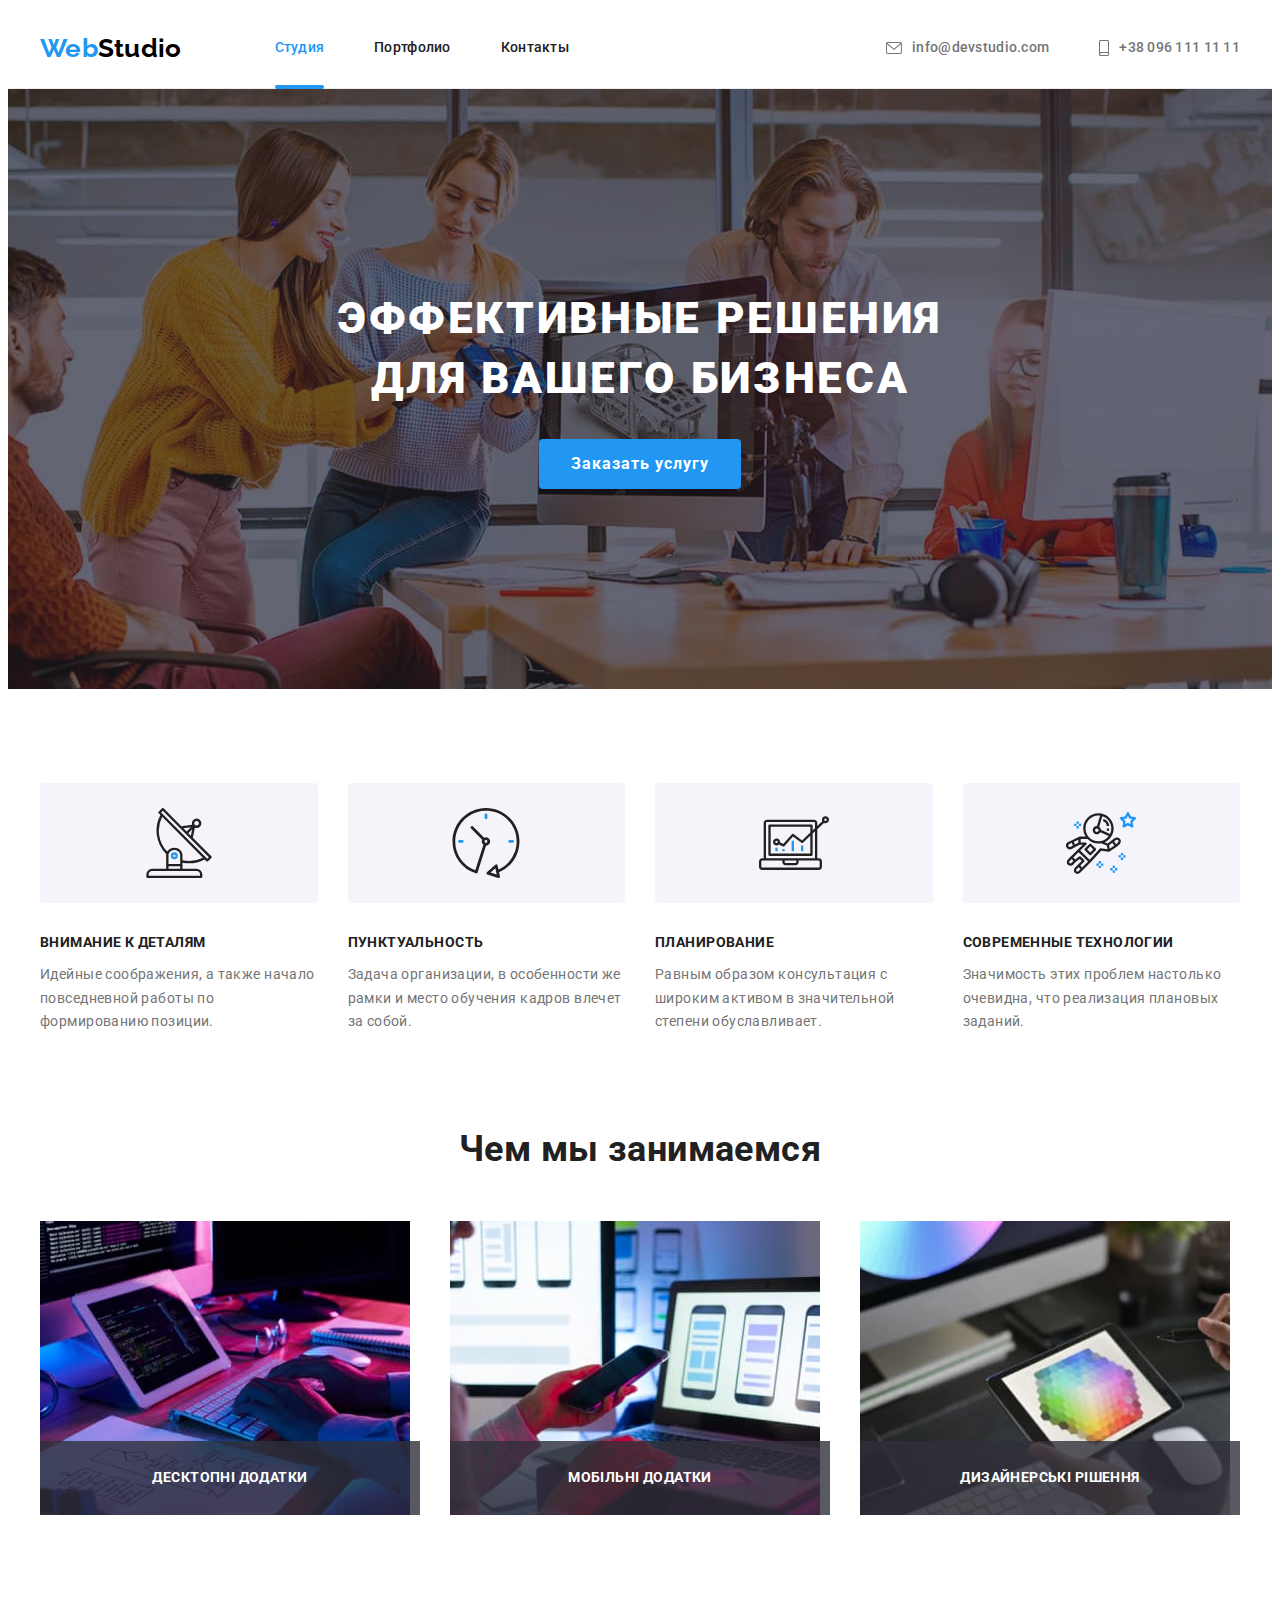
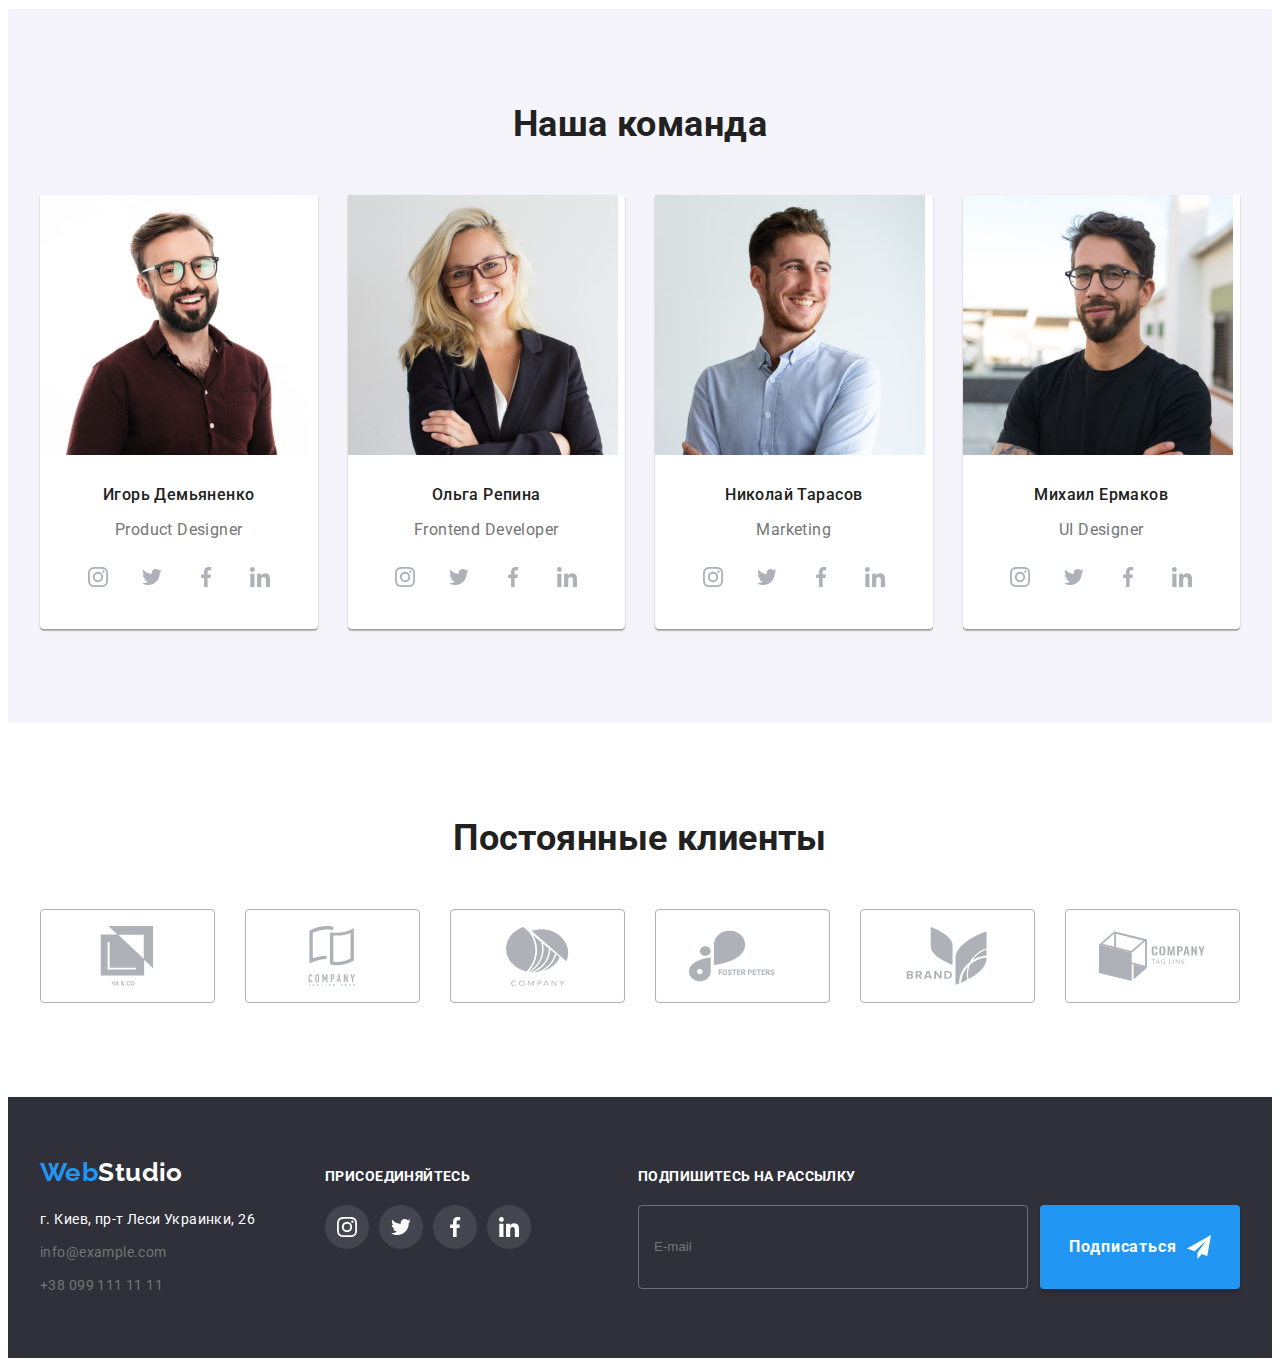
<file: index.html>
<!DOCTYPE html>
<html lang="ru">
  <head>
    <meta charset="UTF-8" />
    <meta http-equiv="X-UA-Compatible" content="IE=edge" />
    <meta name="viewport" content="width=device-width, initial-scale=1.0" />
    <title>Главная</title>
    <link
      rel="stylesheet"
      href="https://cdnjs.cloudflare.com/ajax/libs/modern-normalize/1.1.0/modern-normalize.min.css"
      integrity="sha512-wpPYUAdjBVSE4KJnH1VR1HeZfpl1ub8YT/NKx4PuQ5NmX2tKuGu6U/JRp5y+Y8XG2tV+wKQpNHVUX03MfMFn9Q=="
      crossorigin="anonymous"
      referrerpolicy="no-referrer"
    />
    <link
      href="https://fonts.googleapis.com/css2?family=Raleway:wght@700&family=Roboto:wght@400;500;700;900&display=swap"
      rel="stylesheet"
    />

    <link rel="stylesheet" href="./css/styles.css" />
  </head>
  <body>
    <header class="header">
      <div class="container header-container">
        <nav class="nav-header">
          <a href="#" class="logo link">Web<span class="logo-black">Studio</span></a>
          <ul class="nav-list list">
            <li class="nav-item"><a href="#" class="nav-link link active">Студия</a></li>
            <li class="nav-item"><a href="./portfolio.html" class="nav-link link">Портфолио</a></li>
            <li class="nav-item"><a href="#" class="nav-link link">Контакты</a></li>
          </ul>
        </nav>
        <ul class="contacts-list list">
          <li class="contacts-item">
            <a href="mailto:info@devstudio.com" class="contacts-link link">
              <svg width="16" height="12" class="contacts-icon">
                <use href="./images/icons.svg#icon-envelope"></use>
              </svg>
              info@devstudio.com
            </a>
          </li>
          <li class="contacts-item">
            <a href="tel:+380961111111" class="contacts-link link">
              <svg width="10" height="16" class="contacts-icon">
                <use href="./images/icons.svg#icon-smartphone"></use>
              </svg>
              +38 096 111 11 11
            </a>
          </li>
        </ul>
      </div>
    </header>

    <main>
      <section class="section-hero">
        <div class="container">
          <h1 class="hero-title">Эффективные решения для вашего бизнеса</h1>
          <button type="button" class="main-button" data-modal-open>Заказать услугу</button>
        </div>
      </section>

      <section class="feature section">
        <div class="container content">
          <!-- This h2 will be hidden-->
          <h2 class="hidden-section-title">Особенности</h2>
          <ul class="list feature-list card-set">
            <li class="feature-item card-item">
              <div class="feature-icon">
                <svg width="70px" height="70px">
                  <use href="./images/icons.svg#icon-antenna"></use>
                </svg>
              </div>
              <h3 class="feature-title item-title">Внимание к деталям</h3>
              <p class="text">
                Идейные соображения, а также начало повседневной работы по формированию позиции.
              </p>
            </li>
            <li class="feature-item card-item">
              <div class="feature-icon">
                <svg width="70px" height="70px">
                  <use href="./images/icons.svg#icon-clock"></use>
                </svg>
              </div>
              <h3 class="feature-title item-title">Пунктуальность</h3>
              <p class="text">
                Задача организации, в особенности же рамки и место обучения кадров влечет за собой.
              </p>
            </li>
            <li class="feature-item card-item">
              <div class="feature-icon">
                <svg width="70px" height="70px">
                  <use href="./images/icons.svg#icon-diagram"></use>
                </svg>
              </div>
              <h3 class="feature-title item-title">Планирование</h3>
              <p class="text">
                Равным образом консультация с широким активом в значительной степени обуславливает.
              </p>
            </li>
            <li class="feature-item card-item">
              <div class="feature-icon">
                <svg width="70px" height="70px">
                  <use href="./images/icons.svg#icon-astronaut"></use>
                </svg>
              </div>
              <h3 class="feature-title item-title">Современные технологии</h3>
              <p class="text">
                Значимость этих проблем настолько очевидна, что реализация плановых заданий.
              </p>
            </li>
          </ul>
        </div>
      </section>

      <section class="doing section">
        <div class="container">
          <h2 class="section-title">Чем мы занимаемся</h2>
          <ul class="list doing-list card-set">
            <li class="doing-item card-item">
              <img src="./images/box-1.jpg" alt="Разработка сайта" width="370" />
              <div class="doing-box">
                <h3 class="item-title">Десктопні додатки</h3>
              </div>
            </li>
            <li class="doing-item card-item">
              <img src="./images/box-2.jpg" alt="Тестирование сайта" width="370" />
              <div class="doing-box">
                <h3 class="item-title">Мобільні додатки</h3>
              </div>
            </li>
            <li class="doing-item card-item">
              <img src="./images/box-3.jpg" alt="Разработка дизайна" width="370" />
              <div class="doing-box">
                <h3 class="item-title">Дизайнерські рішення</h3>
              </div>
            </li>
          </ul>
        </div>
      </section>

      <section class="team section">
        <div class="container">
          <h2 class="section-title">Наша команда</h2>
          <ul class="team-list list card-set">
            <li class="team-item card-item">
              <img
                src="./images/img-igor.jpg"
                alt="фото Игорь Демьяненко"
                class="team-img"
                width="270"
              />
              <div class="container-name">
                <h3 class="team-name">Игорь Демьяненко</h3>
                <p class="team-text">Product Designer</p>
                <ul class="socials card-set list">
                  <li class="socials-item">
                    <a
                      href=""
                      class="social-link card-item link"
                      target="_blank"
                      rel="noreferrer noopener"
                      aria-label="instagram"
                    >
                      <svg width="20px" height="20px" class="social-icon">
                        <use href="./images/icons.svg#icon-instagram"></use>
                      </svg>
                    </a>
                  </li>
                  <li class="socials-item">
                    <a
                      href=""
                      class="social-link card-item link"
                      target="_blank"
                      rel="noreferrer noopener"
                      aria-label="twitter"
                    >
                      <svg width="20px" height="20px" class="social-icon">
                        <use href="./images/icons.svg#icon-twitter"></use>
                      </svg>
                    </a>
                  </li>
                  <li class="socials-item">
                    <a
                      href=""
                      class="social-link card-item link"
                      target="_blank"
                      rel="noreferrer noopener"
                      aria-label="facebook"
                    >
                      <svg width="20px" height="20px" class="social-icon">
                        <use href="./images/icons.svg#icon-facebook"></use>
                      </svg>
                    </a>
                  </li>
                  <li class="socials-item">
                    <a
                      href=""
                      class="social-link card-item link"
                      target="_blank"
                      rel="noreferrer noopener"
                      aria-label="linkedin"
                    >
                      <svg width="20px" height="20px" class="social-icon">
                        <use href="./images/icons.svg#icon-linkedin"></use>
                      </svg>
                    </a>
                  </li>
                </ul>
              </div>
            </li>
            <li class="team-item card-item">
              <img
                src="./images/img-olga.jpg"
                alt="фото Ольга Репина"
                class="team-img"
                width="270"
              />
              <div class="container-name">
                <h3 class="team-name">Ольга Репина</h3>
                <p class="team-text">Frontend Developer</p>

                <ul class="socials card-set list">
                  <li class="socials-item">
                    <a
                      href=""
                      class="social-link link"
                      target="_blank"
                      rel="noreferrer noopener"
                      aria-label="instagram"
                    >
                      <svg width="20px" height="20px" class="social-icon">
                        <use href="./images/icons.svg#icon-instagram"></use>
                      </svg>
                    </a>
                  </li>
                  <li class="socials-item">
                    <a
                      href=""
                      class="social-link link"
                      target="_blank"
                      rel="noreferrer noopener"
                      aria-label="twitter"
                    >
                      <svg width="20px" height="20px" class="social-icon">
                        <use href="./images/icons.svg#icon-twitter"></use>
                      </svg>
                    </a>
                  </li>
                  <li class="socials-item">
                    <a
                      href=""
                      class="social-link link"
                      target="_blank"
                      rel="noreferrer noopener"
                      aria-label="facebook"
                    >
                      <svg width="20px" height="20px" class="social-icon">
                        <use href="./images/icons.svg#icon-facebook"></use>
                      </svg>
                    </a>
                  </li>
                  <li class="socials-item">
                    <a
                      href=""
                      class="social-link link"
                      target="_blank"
                      rel="noreferrer noopener"
                      aria-label="linkedin"
                    >
                      <svg width="20px" height="20px" class="social-icon">
                        <use href="./images/icons.svg#icon-linkedin"></use>
                      </svg>
                    </a>
                  </li>
                </ul>
              </div>
            </li>
            <li class="team-item card-item">
              <img
                src="./images/img-nikola.jpg"
                alt="фото Николай Тарасов"
                class="team-img"
                width="270"
              />
              <div class="container-name">
                <h3 class="team-name">Николай Тарасов</h3>
                <p class="team-text">Marketing</p>
                <ul class="socials card-set list">
                  <li class="socials-item">
                    <a
                      href=""
                      class="social-link link"
                      target="_blank"
                      rel="noreferrer noopener"
                      aria-label="instagram"
                    >
                      <svg width="20px" height="20px" class="social-icon">
                        <use href="./images/icons.svg#icon-instagram"></use>
                      </svg>
                    </a>
                  </li>
                  <li class="socials-item">
                    <a
                      href=""
                      class="social-link link"
                      target="_blank"
                      rel="noreferrer noopener"
                      aria-label="twitter"
                    >
                      <svg width="20px" height="20px" class="social-icon">
                        <use href="./images/icons.svg#icon-twitter"></use>
                      </svg>
                    </a>
                  </li>
                  <li class="socials-item">
                    <a
                      href=""
                      class="social-link link"
                      target="_blank"
                      rel="noreferrer noopener"
                      aria-label="facebook"
                    >
                      <svg width="20px" height="20px" class="social-icon">
                        <use href="./images/icons.svg#icon-facebook"></use>
                      </svg>
                    </a>
                  </li>
                  <li class="socials-item">
                    <a
                      href=""
                      class="social-link link"
                      target="_blank"
                      rel="noreferrer noopener"
                      aria-label="linkedin"
                    >
                      <svg width="20px" height="20px" class="social-icon">
                        <use href="./images/icons.svg#icon-linkedin"></use>
                      </svg>
                    </a>
                  </li>
                </ul>
              </div>
            </li>
            <li class="team-item card-item">
              <img
                src="./images/img-michail.jpg"
                alt="фото Михаил Ермаков"
                class="team-img"
                width="270"
              />
              <div class="container-name">
                <h3 class="team-name">Михаил Ермаков</h3>
                <p class="team-text">UI Designer</p>
                <ul class="socials card-set list">
                  <li class="socials-item">
                    <a
                      href=""
                      class="social-link link"
                      target="_blank"
                      rel="noreferrer noopener"
                      aria-label="instagram"
                    >
                      <svg width="20px" height="20px" class="social-icon">
                        <use href="./images/icons.svg#icon-instagram"></use>
                      </svg>
                    </a>
                  </li>
                  <li class="socials-item">
                    <a
                      href=""
                      class="social-link link"
                      target="_blank"
                      rel="noreferrer noopener"
                      aria-label="twitter"
                    >
                      <svg width="20px" height="20px" class="social-icon">
                        <use href="./images/icons.svg#icon-twitter"></use>
                      </svg>
                    </a>
                  </li>
                  <li class="socials-item">
                    <a
                      href=""
                      class="social-link link"
                      target="_blank"
                      rel="noreferrer noopener"
                      aria-label="facebook"
                    >
                      <svg width="20px" height="20px" class="social-icon">
                        <use href="./images/icons.svg#icon-facebook"></use>
                      </svg>
                    </a>
                  </li>
                  <li class="socials-item">
                    <a
                      href=""
                      class="social-link link"
                      target="_blank"
                      rel="noreferrer noopener"
                      aria-label="linkedin"
                    >
                      <svg width="20px" height="20px" class="social-icon">
                        <use href="./images/icons.svg#icon-linkedin"></use>
                      </svg>
                    </a>
                  </li>
                </ul>
              </div>
            </li>
          </ul>
        </div>
      </section>
      <section class="clients section">
        <div class="container">
          <h2 class="section-title">Постоянные клиенты</h2>
          <ul class="clients-list card-set list">
            <li class="clients-item card-item">
              <a
                href=""
                class="clients-link link"
                target="_blank"
                rel="noreferrer noopener"
                aria-label="company link"
              >
                <svg width="106px" height="60px" class="clients-icon">
                  <use href="./images/icons.svg#icon-group1"></use>
                </svg>
              </a>
            </li>
            <li class="clients-item card-item">
              <a
                href=""
                class="clients-link link"
                target="_blank"
                rel="noreferrer noopener"
                aria-label="company link"
              >
                <svg width="106px" height="60px" class="clients-icon">
                  <use href="./images/icons.svg#icon-group2"></use>
                </svg>
              </a>
            </li>
            <li class="clients-item card-item">
              <a
                href=""
                class="clients-link link"
                target="_blank"
                rel="noreferrer noopener"
                aria-label="company link"
              >
                <svg width="106px" height="60px" class="clients-icon">
                  <use href="./images/icons.svg#icon-group3"></use>
                </svg>
              </a>
            </li>
            <li class="clients-item card-item">
              <a
                href=""
                class="clients-link link"
                target="_blank"
                rel="noreferrer noopener"
                aria-label="company link"
              >
                <svg width="106px" height="60px" class="clients-icon">
                  <use href="./images/icons.svg#icon-group4"></use>
                </svg>
              </a>
            </li>
            <li class="clients-item card-item">
              <a
                href=""
                class="clients-link link"
                target="_blank"
                rel="noreferrer noopener"
                aria-label="company link"
              >
                <svg width="106px" height="60px" class="clients-icon">
                  <use href="./images/icons.svg#icon-group5"></use>
                </svg>
              </a>
            </li>
            <li class="clients-item card-item">
              <a
                href=""
                class="clients-link link"
                target="_blank"
                rel="noreferrer noopener"
                aria-label="company link"
              >
                <svg width="106px" height="60px" class="clients-icon">
                  <use href="./images/icons.svg#icon-group6"></use>
                </svg>
              </a>
            </li>
          </ul>
        </div>
      </section>
    </main>

    <footer class="footer">
      <div class="container">
        <div class="footer-container">
          <a href="#" class="logo link">Web<span class="logo-white">Studio</span></a>
          <address class="address">
            <ul class="list address-list">
              <li class="address-item">
                <a
                  href="https://goo.gl/maps/cmPsCxapfPT3pbkK8"
                  target="_blank"
                  rel="noreferrer noopener"
                  class="address-link link"
                  >г. Киев, пр-т Леси Украинки, 26</a
                >
              </li>
              <li class="address-item">
                <a
                  href="mailto:info@example.com"
                  target="_blank"
                  rel="noreferrer noopener"
                  class="contacts-link link"
                  >info@example.com</a
                >
              </li>
              <li class="address-item">
                <a
                  href="tel:+380991111111"
                  target="_blank"
                  rel="noreferrer noopener"
                  class="contacts-link link"
                  >+38 099 111 11 11</a
                >
              </li>
            </ul>
          </address>
        </div>
        <div class="social-container">
          <p class="footer-social-title item-title">присоединяйтесь</p>
          <ul class="socials card-set list">
            <li class="social-item">
              <a
                href=""
                class="social-link footer-social link"
                target="_blank"
                rel="noreferrer noopener"
                aria-label="instagram"
              >
                <svg width="20px" height="20px" class="social-icon footer-icon">
                  <use href="./images/icons.svg#icon-instagram"></use>
                </svg>
              </a>
            </li>
            <li class="social-item">
              <a
                href=""
                class="social-link footer-social link"
                target="_blank"
                rel="noreferrer noopener"
                aria-label="twitter"
              >
                <svg width="20px" height="20px" class="social-icon footer-icon">
                  <use href="./images/icons.svg#icon-twitter"></use>
                </svg>
              </a>
            </li>
            <li class="social-item">
              <a
                href=""
                class="social-link footer-social link"
                target="_blank"
                rel="noreferrer noopener"
                aria-label="facebook"
              >
                <svg width="20px" height="20px" class="social-icon footer-icon">
                  <use href="./images/icons.svg#icon-facebook"></use>
                </svg>
              </a>
            </li>
            <li class="social-item">
              <a
                href=""
                class="social-link footer-social link"
                target="_blank"
                rel="noreferrer noopener"
                aria-label="linkedin"
              >
                <svg width="20px" height="20px" class="social-icon footer-icon">
                  <use href="./images/icons.svg#icon-linkedin"></use>
                </svg>
              </a>
            </li>
          </ul>
        </div>
        <div class="subscribe-box">
          <h3 class="subscribe-title title footer-social-title item-title">
            Подпишитесь на рассылку
          </h3>
          <form class="subscribe-form">
            <label>
              <input
                type="email"
                class="subscribe-input"
                placeholder="E-mail"
                name="subscribe-email"
              />
            </label>
            <button type="submit" class="subscribe-btn main-button">
              <span class="subscribe-btn-text">Подписаться</span>
              <svg width="24" height="24" class="subscribe-icon">
                <use href="./images/icons.svg#icon-send"></use>
              </svg>
            </button>
          </form>
        </div>
      </div>
    </footer>

    <!-- Modal Window -->

    <div class="backdrop is-hidden" data-modal>
      <div class="modal">
        <button class="modal-close" data-modal-close>
          <svg width="20" height="20" class="modal-icon">
            <use href="./images/icons.svg#icon-close"></use>
          </svg>
        </button>

        <form class="modal-form">
          <strong class="modal-form-title">Оставьте свои данные, мы вам перезвоним</strong>
          <div class="modal-form-group">
            <label class="modal-form-box">
              <span class="modal-form-lable">Имя</span>
              <span class="modal-form__wrapper">
                <input type="text" class="modal-form-input" name="user-name" />
                <svg width="18" height="18" class="modal-form-icon">
                  <use href="./images/icons.svg#icon-person"></use>
                </svg>
              </span>
            </label>
            <label class="modal-form-box">
              <span class="modal-form-lable">Телефон</span>
              <span class="modal-form__wrapper">
                <input type="tel" class="modal-form-input" name="user-phone" />
                <svg width="18" height="18" class="modal-form-icon">
                  <use href="./images/icons.svg#icon-phone"></use>
                </svg>
              </span>
            </label>
            <label class="modal-form-box">
              <span class="modal-form-lable">Почта</span>
              <span class="modal-form__wrapper">
                <input type="email" class="modal-form-input" name="user-email" />
                <svg width="18" height="18" class="modal-form-icon">
                  <use href="./images/icons.svg#icon-email"></use>
                </svg>
              </span>
            </label>
            <label class="modal-form-box">
              <span class="modal-form-lable">Комментарий</span>
              <textarea
                class="modal-form-message"
                name="comment"
                rows="7"
                placeholder="Введите текст"
              ></textarea>
            </label>
          </div>

          <label class="modal-form-agreement">
            <input type="checkbox" class="modal-checkbox" name="agreement" />
            <svg width="16" height="15" class="form-icon">
              <use href="./images/icons.svg#icon-check-color" class="form-icon-check"></use>
              <use href="./images/icons.svg#icon-uncheck" class="form-icon-uncheck"></use>
            </svg>
            <span class="modal-checkbox-text">
              Соглашаюсь с рассылкой и принимаю
              <a href="" class="agreement-link">Условия договора</a>
            </span>
          </label>

          <button type="submit" class="submit-btn main-button">Отправить</button>
        </form>
      </div>
    </div>

    <script src="./js/modal.js"></script>
  </body>
</html>
</file>
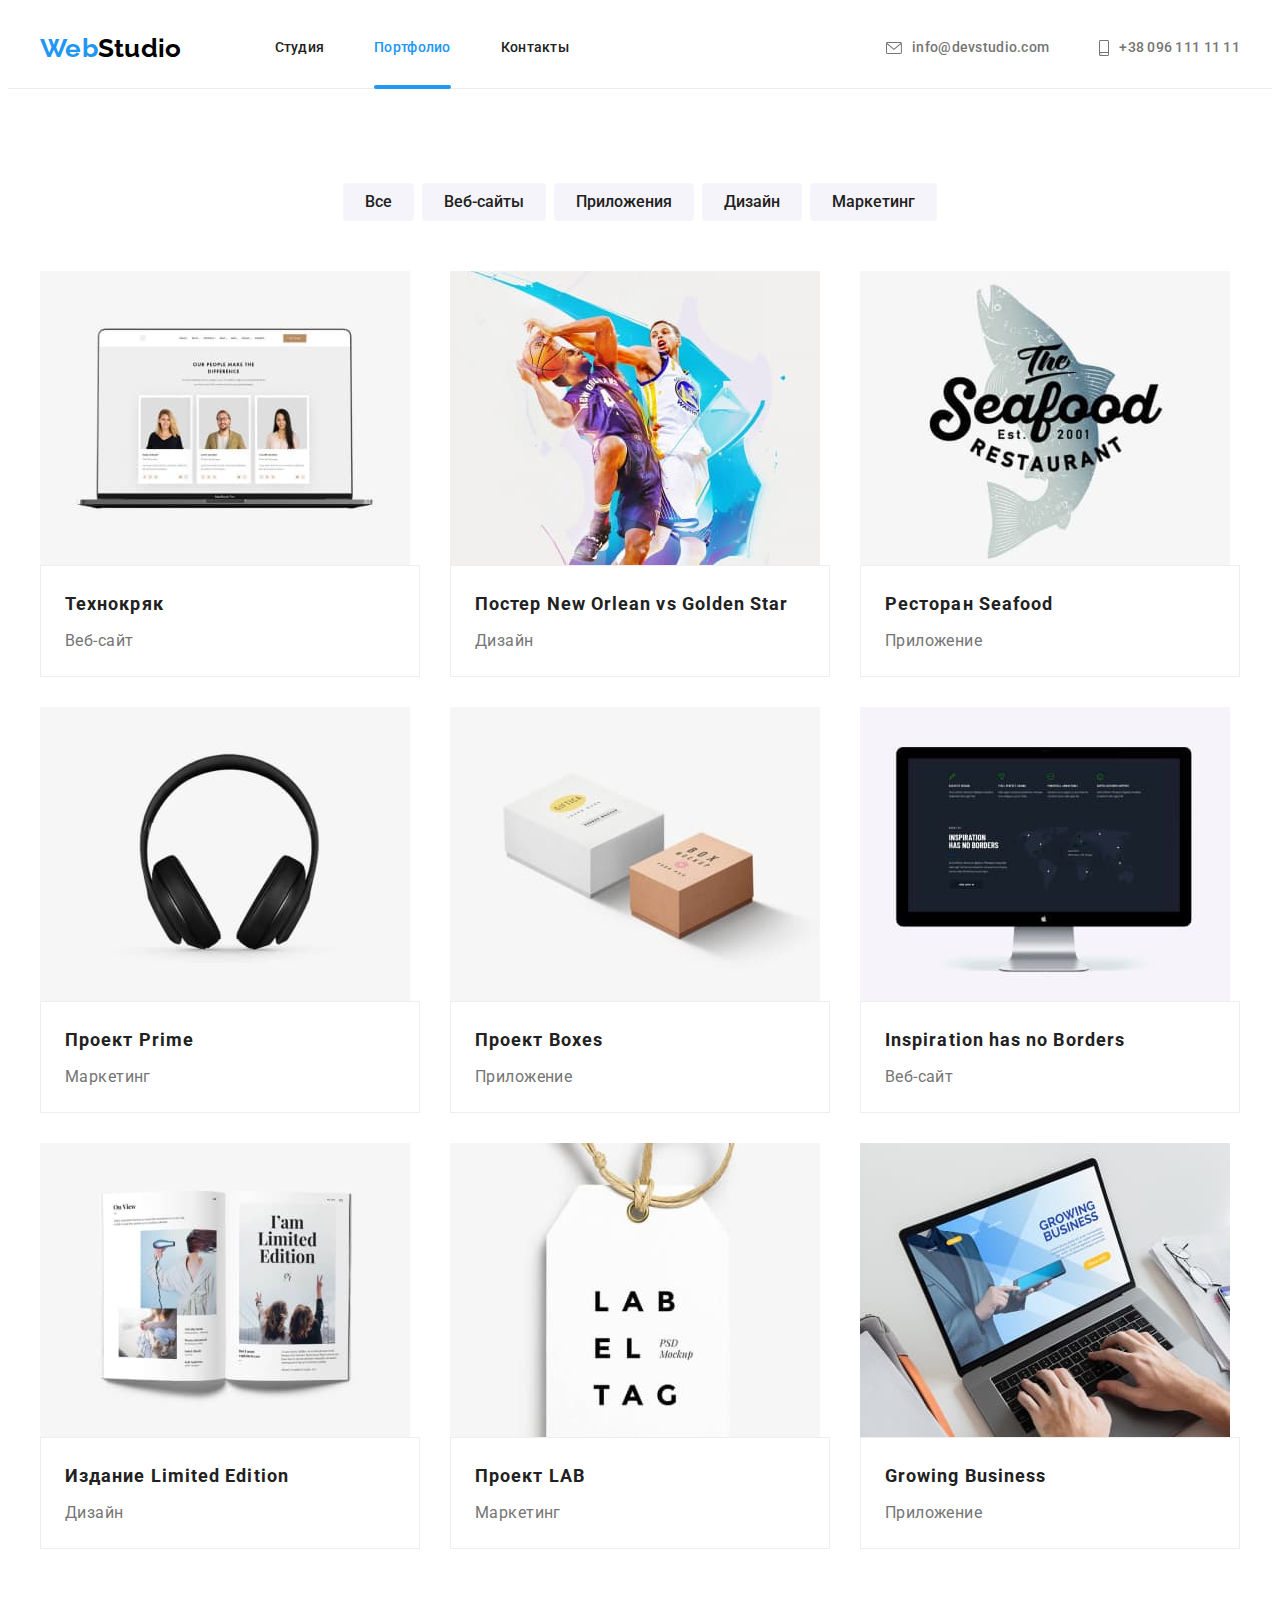
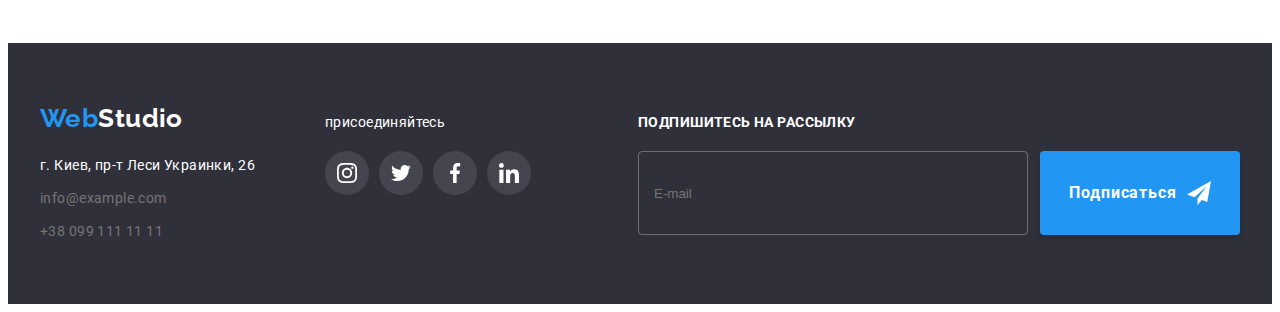
<file: portfolio.html>
<!DOCTYPE html>
<html lang="ru">
  <head>
    <meta charset="UTF-8" />
    <meta http-equiv="X-UA-Compatible" content="IE=edge" />
    <meta name="viewport" content="width=device-width, initial-scale=1.0" />
    <title>Портфолио</title>
    <link
      rel="stylesheet"
      href="https://cdnjs.cloudflare.com/ajax/libs/modern-normalize/1.1.0/modern-normalize.min.css"
      integrity="sha512-wpPYUAdjBVSE4KJnH1VR1HeZfpl1ub8YT/NKx4PuQ5NmX2tKuGu6U/JRp5y+Y8XG2tV+wKQpNHVUX03MfMFn9Q=="
      crossorigin="anonymous"
      referrerpolicy="no-referrer"
    />
    <link
      href="https://fonts.googleapis.com/css2?family=Raleway:wght@700&family=Roboto:wght@400;500;700;900&display=swap"
      rel="stylesheet"
    />
    <link rel="stylesheet" href="./css/styles.css" />
  </head>

  <body>
    <header class="header">
      <div class="container header-container">
        <nav class="nav-header">
          <a href="./index.html" class="logo link">Web<span class="logo-black">Studio</span></a>
          <ul class="nav-list list">
            <li class="nav-item"><a href="./index.html" class="nav-link link">Студия</a></li>
            <li class="nav-item">
              <a href="./portfolio.html" class="nav-link link active">Портфолио</a>
            </li>
            <li class="nav-item"><a href="#" class="nav-link link">Контакты</a></li>
          </ul>
        </nav>
        <ul class="contacts-list list">
          <li class="contacts-item">
            <a href="mailto:info@devstudio.com" class="contacts-link link">
              <svg width="16" height="12" class="contacts-icon">
                <use href="./images/icons.svg#icon-envelope"></use>
              </svg>
              info@devstudio.com
            </a>
          </li>
          <li class="contacts-item">
            <a href="tel:+380961111111" class="contacts-link link">
              <svg width="10" height="16" class="contacts-icon">
                <use href="./images/icons.svg#icon-smartphone"></use>
              </svg>
              +38 096 111 11 11
            </a>
          </li>
        </ul>
      </div>
    </header>
    <main>
      <section class="job section">
        <div class="container">
          <h1 class="hidden-section-title">Нашы работы</h1>

          <ul class="button-list list">
            <li class="button-item">
              <button type="button" class="filter-button">Все</button>
            </li>
            <li class="button-item">
              <button type="button" class="filter-button">Веб-сайты</button>
            </li>
            <li class="button-item">
              <button type="button" class="filter-button">Приложения</button>
            </li>
            <li class="button-item">
              <button type="button" class="filter-button">Дизайн</button>
            </li>
            <li class="button-item">
              <button type="button" class="filter-button">Маркетинг</button>
            </li>
          </ul>
          <ul class="list job-list card-set">
            <li class="job-item card-item">
              <a href="" class="link job-link" target="_blank" rel="noreferrer noopener">
                <div class="overlay-box">
                  <img
                    src="./images/imgnote.jpg"
                    alt="Карточки команды на мониторе"
                    width="370"
                    height="294"
                  />
                  <div class="overlay">
                    <p class="overlay-text">
                      Ресурс пропонує комплексні пропозиції з різним рівнем функціоналу та сервісів.
                      Все це дозволить відвідувачу отримати вичерпні відомості про компанію чи
                      приватну особу.
                    </p>
                  </div>
                </div>
                <div class="job-container">
                  <h2 class="job-title">Технокряк</h2>
                  <p class="job-text">Веб-сайт</p>
                </div>
              </a>
            </li>
            <li class="job-item card-item">
              <a href="" class="link job-link" target="_blank" rel="noreferrer noopener">
                <div class="overlay-box">
                  <img
                    src="./images/imgBB.jpg"
                    alt="Баскетдолисты в игре"
                    width="370"
                    height="294"
                  />
                  <div class="overlay">
                    <p class="overlay-text">
                      Lorem ipsum dolor sit amet consectetur, adipisicing elit. Quae libero tenetur
                      beatae, porro quisquam, sed amet soluta minima, voluptatem autem tempora!
                    </p>
                  </div>
                </div>
                <div class="job-container">
                  <h2 class="job-title">Постер New Orlean vs Golden Star</h2>
                  <p class="job-text">Дизайн</p>
                </div>
              </a>
            </li>
            <li class="job-item card-item">
              <a href="" class="link job-link" target="_blank" rel="noreferrer noopener">
                <div class="overlay-box">
                  <img
                    src="./images/imgsea.jpg"
                    alt="Логотип ресторана морепродуктов"
                    width="370"
                    height="294"
                  />
                  <div class="overlay">
                    <p class="overlay-text">
                      Lorem ipsum dolor sit amet consectetur, adipisicing elit. Quae libero tenetur
                      beatae, porro quisquam, sed amet soluta minima, voluptatem autem tempora!
                    </p>
                  </div>
                </div>
                <div class="job-container">
                  <h2 class="job-title">Ресторан Seafood</h2>
                  <p class="job-text">Приложение</p>
                </div>
              </a>
            </li>
            <li class="job-item card-item">
              <a href="" class="link job-link" target="_blank" rel="noreferrer noopener">
                <div class="overlay-box">
                  <img src="./images/imgHearphone.jpg" alt="Наушники" width="370" height="294" />
                  <div class="overlay">
                    <p class="overlay-text">
                      Lorem ipsum dolor sit amet consectetur, adipisicing elit. Quae libero tenetur
                      beatae, porro quisquam, sed amet soluta minima, voluptatem autem tempora!
                    </p>
                  </div>
                </div>
                <div class="job-container">
                  <h2 class="job-title">Проект Prime</h2>
                  <p class="job-text">Маркетинг</p>
                </div>
              </a>
            </li>
            <li class="job-item card-item">
              <a href="" class="link job-link" target="_blank" rel="noreferrer noopener">
                <div class="overlay-box">
                  <img
                    src="./images/imgboxes.jpg"
                    alt="2 картонные коробки"
                    width="370"
                    height="294"
                  />
                  <div class="overlay">
                    <p class="overlay-text">
                      Lorem ipsum dolor sit amet consectetur, adipisicing elit. Quae libero tenetur
                      beatae, porro quisquam, sed amet soluta minima, voluptatem autem tempora!
                    </p>
                  </div>
                </div>
                <div class="job-container">
                  <h2 class="job-title">Проект Boxes</h2>
                  <p class="job-text">Приложение</p>
                </div>
              </a>
            </li>
            <li class="job-item card-item">
              <a href="" class="link job-link" target="_blank" rel="noreferrer noopener">
                <div class="overlay-box">
                  <img
                    src="./images/imgmonitor.jpg"
                    alt="Монитор с картой мира"
                    width="370"
                    height="294"
                  />
                  <div class="overlay">
                    <p class="overlay-text">
                      Lorem ipsum dolor sit amet consectetur, adipisicing elit. Quae libero tenetur
                      beatae, porro quisquam, sed amet soluta minima, voluptatem autem tempora!
                    </p>
                  </div>
                </div>
                <div class="job-container">
                  <h2 class="job-title">Inspiration has no Borders</h2>
                  <p class="job-text">Веб-сайт</p>
                </div>
              </a>
            </li>
            <li class="job-item card-item">
              <a href="" class="link job-link" target="_blank" rel="noreferrer noopener">
                <div class="overlay-box">
                  <img src="./images/imgbook.jpg" alt="Журнал" width="370" height="294" />
                  <div class="overlay">
                    <p class="overlay-text">
                      Lorem ipsum dolor sit amet consectetur, adipisicing elit. Quae libero tenetur
                      beatae, porro quisquam, sed amet soluta minima, voluptatem autem tempora!
                    </p>
                  </div>
                </div>
                <div class="job-container">
                  <h2 class="job-title">Издание Limited Edition</h2>
                  <p class="job-text">Дизайн</p>
                </div>
              </a>
            </li>
            <li class="job-item card-item">
              <a href="" class="link job-link" target="_blank" rel="noreferrer noopener">
                <div class="overlay-box">
                  <img src="./images/imglable.jpg" alt="Этиектка" width="370" height="294" />
                  <div class="overlay">
                    <p class="overlay-text">
                      Lorem ipsum dolor sit amet consectetur, adipisicing elit. Quae libero tenetur
                      beatae, porro quisquam, sed amet soluta minima, voluptatem autem tempora!
                    </p>
                  </div>
                </div>
                <div class="job-container">
                  <h2 class="job-title">Проект LAB</h2>
                  <p class="job-text">Маркетинг</p>
                </div>
              </a>
            </li>
            <li class="job-item card-item">
              <a href="" class="link job-link" target="_blank" rel="noreferrer noopener">
                <div class="overlay-box">
                  <img
                    src="./images/imgtype.jpg"
                    alt="Человек печатает на ноутбуке"
                    width="370"
                    height="294"
                  />
                  <div class="overlay">
                    <p class="overlay-text">
                      Lorem ipsum dolor sit amet consectetur, adipisicing elit. Quae libero tenetur
                      beatae, porro quisquam, sed amet soluta minima, voluptatem autem tempora!
                    </p>
                  </div>
                </div>
                <div class="job-container">
                  <h2 class="job-title">Growing Business</h2>
                  <p class="job-text">Приложение</p>
                </div>
              </a>
            </li>
          </ul>
        </div>
      </section>
    </main>

    <footer class="footer">
      <div class="container">
        <div class="footer-container">
          <a href="#" class="logo link">Web<span class="logo-white">Studio</span></a>
          <address class="address">
            <ul class="list address-list">
              <li class="address-item">
                <a
                  href="https://goo.gl/maps/cmPsCxapfPT3pbkK8"
                  target="_blank"
                  rel="noreferrer noopener"
                  class="address-link link"
                  >г. Киев, пр-т Леси Украинки, 26</a
                >
              </li>
              <li class="address-item">
                <a
                  href="mailto:info@example.com"
                  target="_blank"
                  rel="noreferrer noopener"
                  class="contacts-link link"
                  >info@example.com</a
                >
              </li>
              <li class="address-item">
                <a
                  href="tel:+380991111111"
                  target="_blank"
                  rel="noreferrer noopener"
                  class="contacts-link link"
                  >+38 099 111 11 11</a
                >
              </li>
            </ul>
          </address>
        </div>
        <div class="social-container">
          <p class="footer-social-title">присоединяйтесь</p>
          <ul class="socials card-set list">
            <li class="social-item">
              <a
                href=""
                class="social-link footer-social link"
                target="_blank"
                rel="noreferrer noopener"
                aria-label="instagram"
              >
                <svg width="20px" height="20px" class="social-icon footer-icon">
                  <use href="./images/icons.svg#icon-instagram"></use>
                </svg>
              </a>
            </li>
            <li class="social-item">
              <a
                href=""
                class="social-link footer-social link"
                target="_blank"
                rel="noreferrer noopener"
                aria-label="twitter"
              >
                <svg width="20px" height="20px" class="social-icon footer-icon">
                  <use href="./images/icons.svg#icon-twitter"></use>
                </svg>
              </a>
            </li>
            <li class="social-item">
              <a
                href=""
                class="social-link footer-social link"
                target="_blank"
                rel="noreferrer noopener"
                aria-label="facebook"
              >
                <svg width="20px" height="20px" class="social-icon footer-icon">
                  <use href="./images/icons.svg#icon-facebook"></use>
                </svg>
              </a>
            </li>
            <li class="social-item">
              <a
                href=""
                class="social-link footer-social link"
                target="_blank"
                rel="noreferrer noopener"
                aria-label="linkedin"
              >
                <svg width="20px" height="20px" class="social-icon footer-icon">
                  <use href="./images/icons.svg#icon-linkedin"></use>
                </svg>
              </a>
            </li>
          </ul>
        </div>

        <div class="subscribe-box">
          <h3 class="subscribe-title title footer-social-title item-title">
            Подпишитесь на рассылку
          </h3>
          <form class="subscribe-form">
            <label>
              <input
                type="email"
                class="subscribe-input"
                placeholder="E-mail"
                name="subscribe-email"
              />
            </label>
            <button type="submit" class="subscribe-btn main-button">
              <span class="subscribe-btn-text">Подписаться</span>
              <svg width="24" height="24" class="subscribe-icon">
                <use href="./images/icons.svg#icon-send"></use>
              </svg>
            </button>
          </form>
        </div>
      </div>
    </footer>
  </body>
</html>
</file>
<file: css/styles.css>
:root {
  --secod-bgcr: #f5f4fa;
  --footer-bgc: #2f303a;
  --main-text: #212121;
  --second-text: #757575;
  --hover-text: #2196f3;
  --white-text: #ffffff;
  --black-text: #000000;
  --black-transparency: rgba (255, 255, 255, 0,6);
  --card-item: 3;
  --gap: 30px;
  --icon: #AFB1B8;
  --animation: 250ms cubic-bezier(0.4, 0, 0.2, 1);
  --btn-hover: #188ce8;
}

body {
  font-family: "Roboto", sans-serif;
  color: var(--second-text);
  letter-spacing: 0.03em;
  font-size: 14px;
  line-height: 1.71;
}

h1,h2,h3,ul,p {
  margin: 0;
  padding: 0;
}

img {
  display: block;
  max-width: 100%;
  height: auto;
}

.container {
  width: 1200px;
  padding-left: 15px;
  padding-right: 15px;
  margin-left: auto;
  margin-right: auto;
}

.section {
  padding-top: 94px;
  padding-bottom: 94px;
}

.section.doing {
  padding-top: 0;
}

.header {
  font-weight: 500;
  line-height: 1.14;
  letter-spacing: 0.02em;
  border-bottom: 1px solid #ECECEC;
}

.header-container {
  display: flex;
  align-items: center;
}

.link {
  text-decoration: none;
  color: currentColor;
}

.card-set {
  display: flex;
  flex-wrap: wrap;
  gap: var(--gap);
}

.card-item {
  flex-basis: calc((100% - (var(--card-item) - 1) * var(--gap)) / var(--card-item) );
}

.footer {
  background-color: var(--footer-bgc);
  padding-top: 60px;
  padding-bottom: 60px;

}

.team {
  background: var(--secod-bgcr);
}

.list {
  list-style: none;
}

.logo {
  font-family: 'Raleway', sans-serif;
  font-weight: 700;
  font-size: 26px;
  line-height: 1.19;
  color: var(--hover-text);
}

.header .logo {
  margin-right: 93px;
}

.logo-white {
  color: var(--white-text);
}

.logo-black {
  color: var(--black-text);
}

.logo-part {
  color: var(--hover-text);
}

.footer .logo {
  margin-bottom: 20px;
}

.contacts-item:not(:last-child) {
  margin-right: 50px;
  
}

.contacts-link {
  transition: color var(--animation);
  position: relative;
}

.contacts-link:focus,
.contacts-link:hover {
  color: var(--hover-text);
}

.contacts-item {
  display: flex;
  align-items: center;
}

.contacts-icon {
  margin-right: 10px;
}

.contacts-icon {
  fill: currentColor;
}

.nav-item:not(:last-child) {
  margin-right: 50px;
}

.nav-link {
  transition: color var(--animation);
  position: relative;
}

.nav-link:focus,
.nav-link:hover,
.active {
  color: var(--hover-text);
}

.nav-link.active::after {
  position: absolute;
  bottom: -1px;

  content: " ";
  background: var(--hover-text);
  width: 100%;
  height: 4px;
  border-radius: 2px;
}

.nav-header {
  display: flex;
  align-items: center;
}

.nav-list {
  color: var(--main-text);
  display: flex;
}

.contacts-list {
  display: flex;
  margin-left: auto;
}

.nav-link, .header .contacts-link {
  padding-top: 32px;
  padding-bottom: 32px;
  display: flex;
  align-items: center;
}

.section-hero {
  background-color: var(--footer-bgc);
  max-width: 1600px;
  margin-left: auto;
  margin-right: auto;
  text-align: center;
  padding-top: 200px;
  padding-bottom: 200px;
  background-size: cover;
  background-repeat: no-repeat;
  background-position: center;
  background-image: linear-gradient(
    to right, 
    rgba(47, 48, 58, 0.4),
    rgba(47, 46, 58, 0.4)),
    url("../images/bgr-img.jpg");
}


.hero-title {
  font-weight: 900;
  font-size: 44px;
  line-height: 1.36;
  text-align: center;
  letter-spacing: 0.06em;
  text-transform: uppercase;
  color: var(--white-text);
  margin-bottom: 30px;
  max-width: 696px ;
  margin-left: auto;
  margin-right: auto;
}

.main-button {
  display: flex;
  margin: 0 auto;
  border: none;
  background-color: var(--hover-text);
  box-shadow: 0px 4px 4px rgba(0, 0, 0, 0.15);
  border-radius: 4px;
  min-width: 200px;
  padding: 10px 32px;

  cursor: pointer;

  font-weight: 700;
  font-size: 16px;
  line-height: 1.88;
  letter-spacing: 0.06em;
  color: var(--white-text);
  font-family: inherit;

  transition: background-color var(--animation) ;

  justify-content: center;
  align-items: center;
}

.main-button:focus,
.main-button:hover {
  background-color: var(--btn-hover);
}

.feature-list, .team-list {
  --card-item: 4;
}

.feature-title {
  margin-bottom: 10px;
  color: var(--main-text);
}

.doing-item {
  position: relative;
}

.doing-box {
  position: absolute;
  bottom: 0;
  width: 100%;
  padding-top: 27px;
  padding-bottom: 27px;
  text-align: center;
  color: var(--white-text);
  background: rgba(47, 48, 58, 0.8);
}

.doing-text {
  line-height: 1.14;
}

.section-title {
  font-weight: 700;
  font-size: 36px;
  line-height: 1.17;
  color: var(--main-text);
  text-align: center;
  margin-bottom: 50px;
}

.item-title {
  font-weight: 700;
  line-height: 1.42;
  text-transform: uppercase;
  
  font-size: 14px;
}

.hidden-section-title {
  position: absolute;
  width: 1px;
  height: 1px;
  margin: -1px;
  border: 0;
  padding: 0;
  white-space: nowrap;
  clip-path: inset(100%);
  clip: rect(0 0 0 0);
  overflow: hidden;
}

.team-name {
  font-weight: 500;
  color: var(--main-text);
  margin-bottom: 10px;
}

.team-item {
  background-color: var(--white-text);
  box-shadow: 0px 1px 3px rgba(0, 0, 0, 0.12), 0px 1px 1px rgba(0, 0, 0, 0.14), 0px 2px 1px rgba(0, 0, 0, 0.2);
  border-radius: 0px 0px 4px 4px;
}

.team-text,
.team-name {
  font-size: 16px;
  line-height: 1.19;
  text-align: center;
  margin-bottom: 16px;
}

.address {
  font-size: inherit;
  font-style: inherit;
}

.address-link[target="_blank"] {
  color: var(--white-text);
  transition: color var(--animation);
}

.address-link:focus,
.address-link:hover {
  color: var(--hover-text);
}



.address-item:not(:last-child) {
  margin-bottom: 9px;
}

.button-list {
  display: flex;
  margin-bottom: 50px;
  justify-content: center;
  gap: 8px;
}

.filter-button {
  font-weight: 500;
  font-size: 16px;
  line-height: 1.63;
  color: var(--main-text);
  font-family: inherit;

  border: none;
  padding: 6px 22px;
  background-color: var(--secod-bgcr);
  border-radius: 4px;
  cursor: pointer;

  transition: color var(--animation), background-color var(--animation), box-shadow var(--animation);
}

.filter-button:focus,
.filter-button:hover {
  background-color: var(--hover-text);
  color: var(--white-text);
  box-shadow: 0px 3px 1px rgba(0, 0, 0, 0.1), 0px 1px 2px rgba(0, 0, 0, 0.08), 0px 2px 2px rgba(0, 0, 0, 0.12);
}

.job-link {
  display: block;
  transition: box-shadow var(--animation);
}

.job-link:hover,
.job-link:focus {
  box-shadow: 0px 1px 1px rgba(0, 0, 0, 0.12), 0px 4px 4px rgba(0, 0, 0, 0.06), 1px 4px 6px rgba(0, 0, 0, 0.16);
}

.overlay-box {
  position: relative;
  overflow: hidden;
}

.overlay {
  display: flex;
  align-items: center;
  justify-content: center;
  padding: 63px 24px;

  position: absolute;
  top: 0;
  left: 0;

  width: 100%;
  height: 100%;
  background: rgba(33, 150, 243, 0.9);
  
  transform: translateY(100%);
  transition: transform 500ms ease;
}

.job-link:hover .overlay,
.job-link:focus .overlay {
  transform: translateY(0);
}

.overlay-text {
  font-size: 18px;
  line-height: 1.6;
  color: var(--white-text);
  text-align: center;
  height: 100%;
  overflow: auto;
}

.job-title {
  font-weight: 700;
  font-size: 18px;
  line-height: 2;
  letter-spacing: 0.06em;
  color: var(--main-text);
  margin-bottom: 4px;
}

.job-text {
  font-size: 16px;
  line-height: 1.88;
}


.job-container {
  padding-top: 20px;
  padding-bottom: 20px;
  padding-left: 24px;
  padding-right: 24px;
  border: 1px solid #EEEEEE;
}

.container-name {
  padding-top: 30px;
  padding-bottom: 30px;
}

/* socials icon */

.socials {
  --gap: 10px;
  justify-content: center;
}

.social-link {
  display: flex;
  align-items: center;
  justify-content: center;

  width: 44px;
  height: 44px;
  background-color: var(--white-text);
  color: var(--icon);
  border-radius: 50%;

  transition: color var(--animation), background-color var(--animation);
}

.social-link:hover,
.social-link:focus {
  color: var(--white-text);
  background-color: var(--hover-text);
}

.social-icon,
.clients-icon {
  fill: currentColor;
}

/* footer-socials-icon & subscribe-input */

.footer-container {
  display: flex;
  flex-direction: column;
}

.footer>.container {
  display: flex;
  gap: 70px;
  align-items: baseline;
}

.footer-social-title {
  line-height: 1.14;
  color: var(--white-text);
  margin-bottom: 20px;
}

.footer-social {
  background-color: rgba(255, 255, 255, 0.1);
  color: var(--white-text);
}

.subscribe-box {
  margin-left: auto;
}

.subscribe-form {
  display: flex;
  gap: 12px;
}

.subscribe-input {
  width: 358px;
  height: 50px;
  line-height: 1.25;
  padding: 16px 15px;

  outline: none;
  border: 1px solid rgba(255, 255, 255, 0.3);
  border-radius: 4px;

  background-color: transparent;
  color: var(--white-text);

  transition: border var(--animation);
}

.subscribe-input:hover,
.subscribe-input:focus {
 border: 1px solid var(--hover-text)
}

.subscribe-btn {
  padding: 10px 28px;

  display: inline-flex;

  gap: 10px;
}

.subscribe-icon {
  fill: var(--white-text);
}

/* feature-icon */

.feature-icon {
  display: flex;
  align-items: center;
  justify-content: center;
  margin-bottom: 30px;

  
  height: 120px;
  border-radius: 4px;
  background-color: var(--secod-bgcr);
}

/* clients-section */

.clients-list {
  --card-item: 6;
}

.clients-link {
  display: flex;
  align-items: center;
  justify-content: center;

  height: 92px;
  border-radius: 4px;
  border: 1px solid currentColor;
  color: var(--icon);

  transition: color var(--animation);
}

.clients-link:hover,
.clients-link:focus {
  color: var(--hover-text);
}

/* Modal window */

.backdrop {
  position: fixed;
  top: 0;
  left: 0;

  width: 100%;
  height: 100%;

  background-color: rgba(0, 0, 0, 0.2) ;
  z-index: 2;

  transition: opacity var(--animation), visibility var(--animation);
}

.backdrop.is-hidden {
  opacity: 0;
  visibility: hidden;
  pointer-events: none;
}

.modal {
  position: absolute;
  width: 528px;
  height: 581px;
  background-color: var(--white-text);
  border-radius: 4px;

  top: 50%;
  left: 50%;
  transform: translate(-50%, -50%);
  transition: transform var(--animation), var(--animation);

  padding: 40px 40px;
}

.backdrop.is-hidden .modal {
  opacity: 0;
  transform: translate(-50%, -50%) scale(0.5) ;
}

.modal-close {
  display: flex;
  justify-content: center;
  align-items: center;
  position: absolute;
  top: 8px;
  right: 8px;
  border-radius: 50%;
  border: 1px solid rgba(0, 0, 0, 0.1);
  background-color: transparent;
  width: 30px;
  height: 30px;
  cursor: pointer;
  transition: fill var(--animation);
}


.modal-close:hover,
.modal-close:focus {
  fill: var(--hover-text);
}

.modal-form-group{
  text-align: center;
  margin-bottom: 20px;
}

.modal-form-title {
  font-weight: 700;
  font-size: 20px;
  line-height: 1.15;
  color: var(--main-text);
  margin-bottom: 12px;
  display: block;
}

.modal-form-box {
  
  display: flex;
  flex-direction: column;
}

.modal-form-box:not(last-child) {
  margin-bottom: 10px;
}

.modal-form-lable {
  text-align: left;
  margin-bottom: 4px;

  font-size: 12px;
  line-height: 1.16;
  letter-spacing: 0.01em;
}

.modal-form__wrapper {
  position: relative;
}

.modal-form-input,
.modal-form-message {
  width: 100%;

  padding: 11px;
  padding-left: 30px;

  border: 1px solid rgba(33, 33, 33, 0.2);
  border-radius: 4px;
  outline: none;

  transition: border var(--animation);
  
}

.modal-form-input:hover,
.modal-form-input:focus,
.modal-form-message:hover,
.modal-form-message:focus {
  border: 1px solid #2196F3;
}

.modal-form-input:hover+.modal-form-icon,
.modal-form-input:focus+.modal-form-icon,
.modal-form-input:focus-within + .modal-form-icon {
  fill: var(--hover-text);
}

.modal-form-icon {
  position: absolute;
  left: 12px;
  top: 50%;
  transform: translateY(-50%) ;

  fill: var(--main-text);
  transition: fill var(--animation);
}

.modal-form-message {
  resize: none;
  height: 120px;

  padding: 13px 16px;
}

.modal-form-message::placeholder {
  color: rgba(117, 117, 117, 0.5);
}

.modal-form-agreement {
  display: flex;
  align-items: center;
  justify-content: center;
  gap: 9px;

  margin-bottom:30px ;

  cursor: pointer;
}

.modal-checkbox {
  position: absolute;
  white-space: nowrap;
  width: 1px;
  height: 1px;
  overflow: hidden;
  border: 0;
  padding: 0;
  clip: rect(0 0 0 0);
  -webkit-clip-path: inset(50%);
  clip-path: inset(50%);
  margin: -1px;
}

.form-icon-check {
  opacity: 0;
}

.form-icon-check,
.form-icon-uncheck {
  transition: fill var(--animation);
}

.modal-checkbox:checked + .form-icon .form-icon-check {
  opacity: 1;
}

.modal-checkbox:hover + .form-icon .form-icon-uncheck,
.modal-checkbox:focus + .form-icon .form-icon-uncheck {
  fill: var(--hover-text);
}

.modal-checkbox-text {
  user-select: none;
  text-underline-position: under;
}

.agreement-link {
  color: var(--hover-text);
}

.agreement-link:visited {
  color: var(--hover-text);
}

.submit-btn:hover,
.submit-btn:focus {
  background-color: var(--btn-hover);
}
</file>
